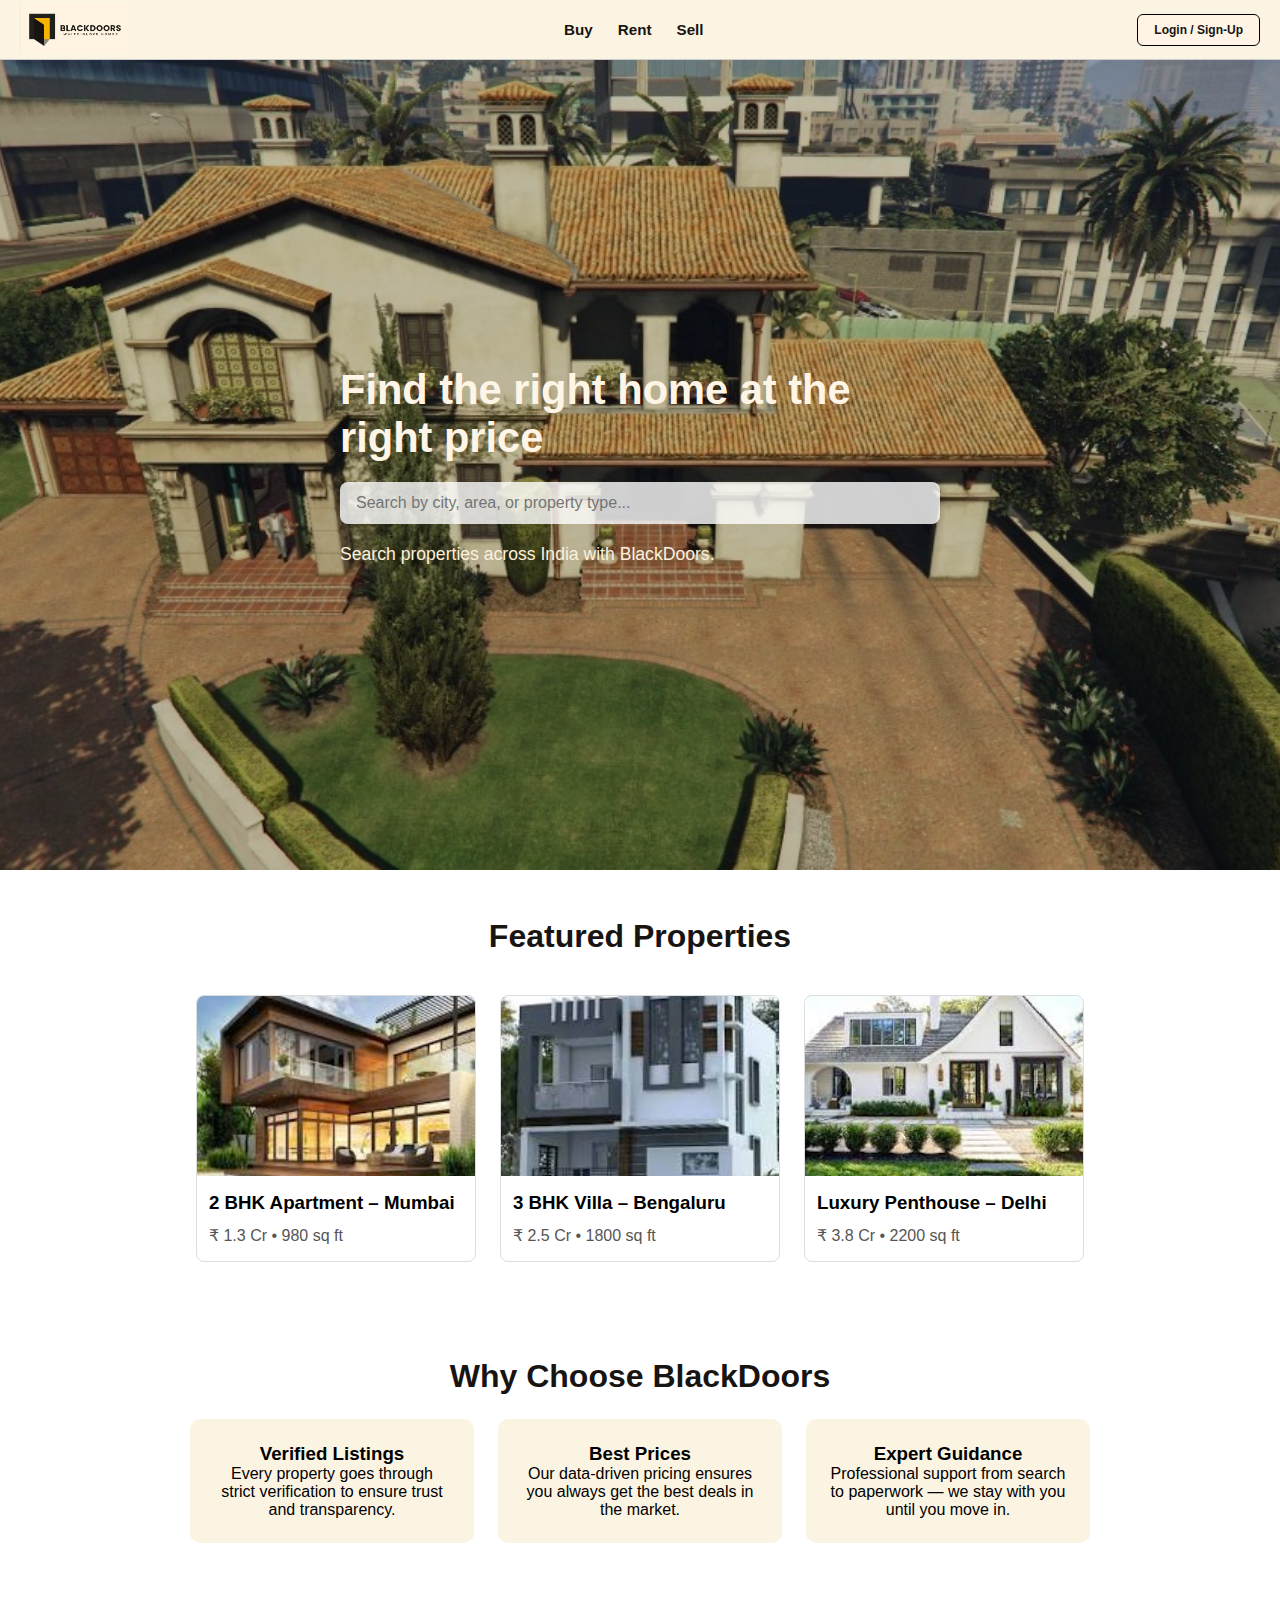
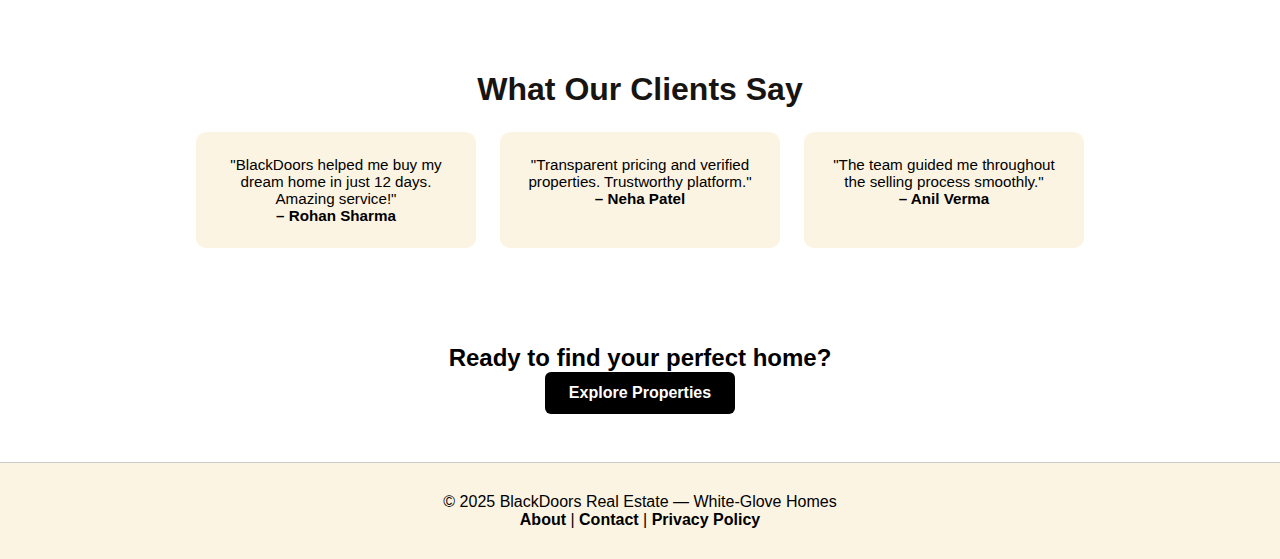
<file: index.html>
<!DOCTYPE html>
<html lang="en">
<head>
    <meta charset="UTF-8">
    <meta name="viewport" content="width=device-width, initial-scale=1.0">
    <title>BlackDoors Real Estate</title>
    <link rel="stylesheet" href="indexcss.css">
</head>

<body>

    <header>
        <div id="navbar">
            <a href="/about_us.html">
                <img src="LOGO.png" alt="BlackDoors" id="logoimg">
            </a>

            <nav id="navlinks">
                <a class="navitem" href="buy.html">Buy</a>
                <a class="navitem" href="rent.html">Rent</a>
                <a class="navitem" href="sell.html">Sell</a>
            </nav>

            <a id="loginbutton" href="login.html">Login / Sign-Up</a>
        </div>
    </header>

    <section id="hero">
        <div class="hero-content">
            <h2>Find the right home at the right price</h2>
            <input id="searchbar" type="text" placeholder="Search by city, area, or property type...">
            <p>Search properties across India with BlackDoors.</p>
        </div>
    </section>

    <section id="featured">
        <h2 class="section-title">Featured Properties</h2>
        <div class="cards-container">
            <div class="card">
                <img src="house1.jpg">
                <h3>2 BHK Apartment – Mumbai</h3>
                <p>₹ 1.3 Cr • 980 sq ft</p>
            </div>

            <div class="card">
                <img src="house2.jpg">
                <h3>3 BHK Villa – Bengaluru</h3>
                <p>₹ 2.5 Cr • 1800 sq ft</p>
            </div>

            <div class="card">
                <img src="house3.jpg">
                <h3>Luxury Penthouse – Delhi</h3>
                <p>₹ 3.8 Cr • 2200 sq ft</p>
            </div>
        </div>
    </section>

    <section id="why">
        <h2 class="section-title">Why Choose BlackDoors</h2>
        <div class="why-grid">
            <div class="why-item">
                <h3>Verified Listings</h3>
                <p>Every property goes through strict verification to ensure trust and transparency.</p>
            </div>

            <div class="why-item">
                <h3>Best Prices</h3>
                <p>Our data-driven pricing ensures you always get the best deals in the market.</p>
            </div>

            <div class="why-item">
                <h3>Expert Guidance</h3>
                <p>Professional support from search to paperwork — we stay with you until you move in.</p>
            </div>
        </div>
    </section>

    <section id="testimonials">
        <h2 class="section-title">What Our Clients Say</h2>
        <div class="testimonial-container">
            <div class="testimonial">
                <p>"BlackDoors helped me buy my dream home in just 12 days. Amazing service!"</p>
                <h4>– Rohan Sharma</h4>
            </div>

            <div class="testimonial">
                <p>"Transparent pricing and verified properties. Trustworthy platform."</p>
                <h4>– Neha Patel</h4>
            </div>

            <div class="testimonial">
                <p>"The team guided me throughout the selling process smoothly."</p>
                <h4>– Anil Verma</h4>
            </div>
        </div>
    </section>

    <section id="cta">
        <h2>Ready to find your perfect home?</h2>
        <a href="buy.html" id="cta-btn">Explore Properties</a>
    </section>

    <footer id="footer">
        <p>© 2025 BlackDoors Real Estate — White-Glove Homes</p>
        <p>
            <a href="about_us.html">About</a> |
            <a href="#">Contact</a> |
            <a href="#">Privacy Policy</a>
        </p>
    </footer>
    

</body>
</html>
</file>
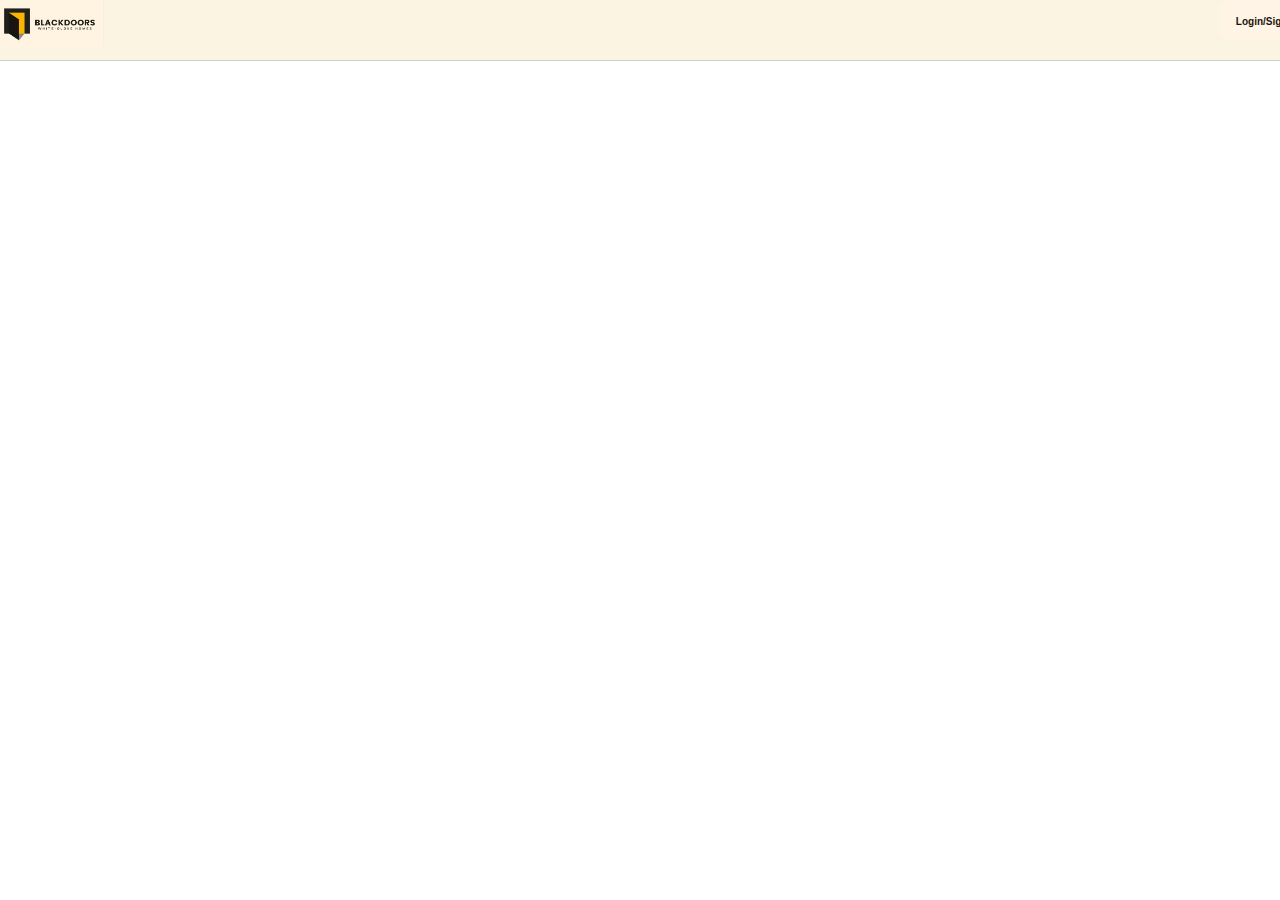
<file: copy/index.html>
<!DOCTYPE html>
<html lang="en">
<head>
    <meta charset="UTF-8">
    <meta name="viewport" content="width=device-width, initial-scale=1.0">
    <title>Document</title>
    <link rel="stylesheet" href="indexcss.css">
</head>
<body>
    <header >
    <div id="navbar">
        <a href="/about_us.html"><img src="/LOGO.png" alt="BlackDoors" style="height: 45px;" id="logoimg"></a>
        <button id="loginbutton"><a id="loginlink" href="/login.html">Login/Sign-Up</a></button>
        
    </div>
    </header>
</body>
</html>
</file>
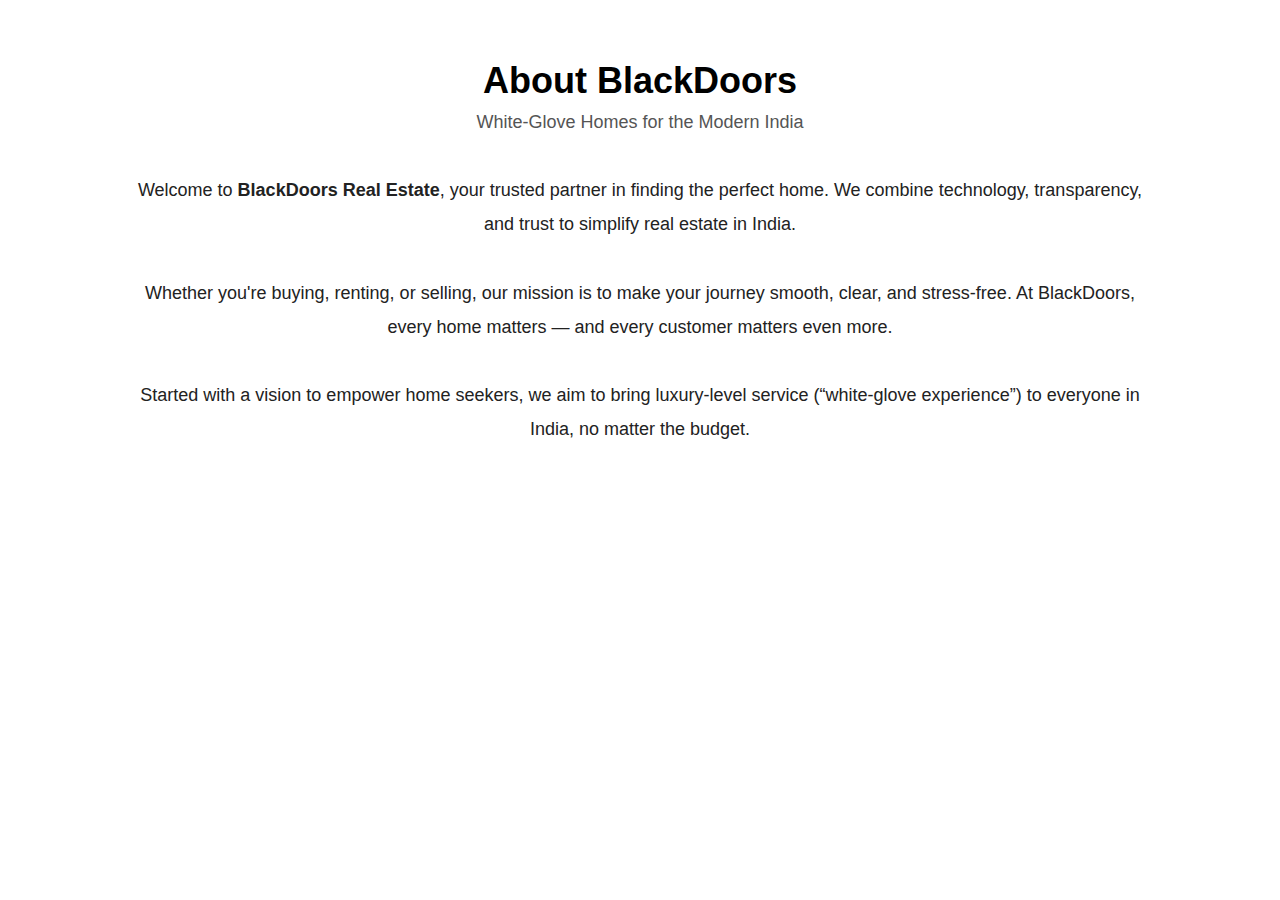
<file: about_us.html>
<!DOCTYPE html>
<html lang="en">
<head>
    <meta charset="UTF-8">
    <meta name="viewport" content="width=device-width, initial-scale=1.0">
    <title>About Us – BlackDoors</title>
    <link rel="stylesheet" href="aboutus.css">
</head>
<body>

    <div id="about-section">
        <h1>About BlackDoors</h1>
        <p class="tagline">White-Glove Homes for the Modern India</p>

        <div id="about-content">
            <p>
                Welcome to <strong>BlackDoors Real Estate</strong>, your trusted partner in finding the perfect home.
                We combine technology, transparency, and trust to simplify real estate in India.
            </p><br>

            <p>
                Whether you're buying, renting, or selling, our mission is to make your journey smooth, clear, and stress-free.
                At BlackDoors, every home matters — and every customer matters even more.
            </p><br>

            <p>
                Started with a vision to empower home seekers, we aim to bring luxury-level service (“white-glove experience”) 
                to everyone in India, no matter the budget.
            </p>
        </div>
    </divn>
</body>
</html>
</file>
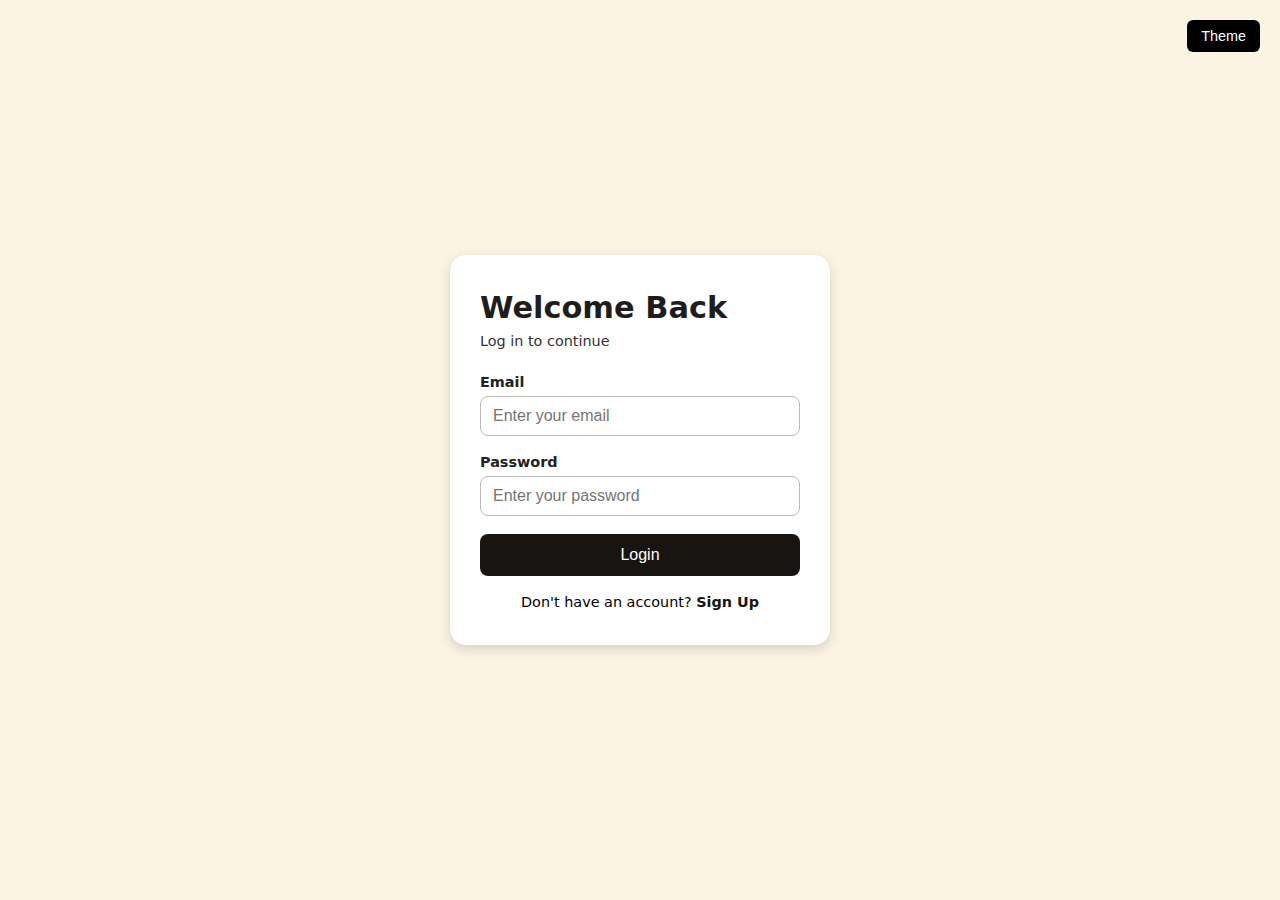
<file: login.html>
<!DOCTYPE html>
<html lang="en">
<head>
    <meta charset="UTF-8">
    <meta name="viewport" content="width=device-width, initial-scale=1.0">
    <title>BlackDoors Login</title>
    <link rel="stylesheet" href="logincss.css">
</head>
<body>
    <button id="darkmodebtn" onclick="toggleTheme()">Theme</button>


    <div class="container">

        <div class="login-box">
            <h2>Welcome Back</h2>
            <p class="subtitle">Log in to continue</p>

            <form action="#">

                <label>Email</label>
                <input type="email" placeholder="Enter your email" required>

                <label>Password</label>
                <input type="password" placeholder="Enter your password" required>

                <button type="submit" id="loginbtn">Login</button>

                <p class="signup-text">
                    Don't have an account? 
                    <a href="#" class="signup-link">Sign Up</a>
                </p>

            </form>
        </div>

    </div>

<script>
function toggleTheme() {
    if (document.body.className === "dark") {
        document.body.className = "";
    } else {
        document.body.className = "dark";
    }
}
</script>



</body>
</html>
</file>
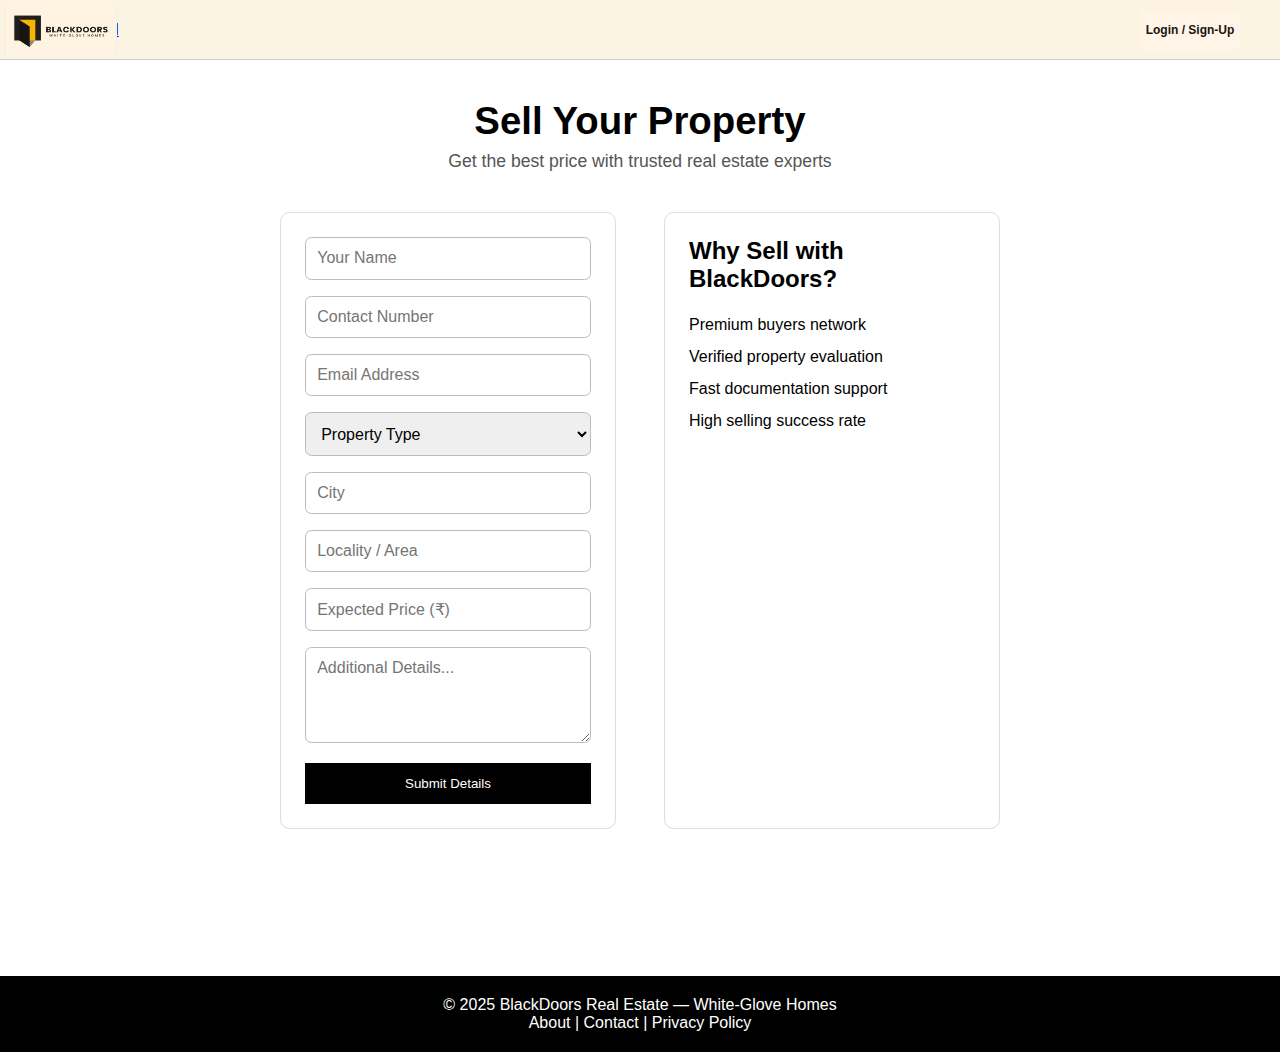
<file: sell.html>
<!DOCTYPE html>
<html lang="en">
<head>
    <meta charset="UTF-8">
    <meta name="viewport" content="width=device-width, initial-scale=1.0">
    <title>Sell Properties - BlackDoors</title>
    <link rel="stylesheet" href="sell.css">
</head>
<body>
    <header>
        <div id="navbar">
            <a href="index.html">
                <img src="LOGO.png" id="logoimg" alt="BlackDoors">
            </a>

            <nav id="navlinks">
                <a class="navitem" href="buy.html">Buy</a>
                <a class="navitem" href="rent.html">Rent</a>
                <a class="navitem" href="sell.html" style="font-weight:bold;">Sell</a>
            </nav>

            <button id="loginbutton">
                <a id="loginlink" href="login.html">Login / Sign-Up</a>
            </button>
        </div>
    </header>

    <div id="sell-section">
        <h1>Sell Your Property</h1>
        <p class="subtitle">Get the best price with trusted real estate experts</p>

        <div id="sell-form-container">
            <form id="sell-form">
                <input type="text" placeholder="Your Name" required>
                <input type="tel" placeholder="Contact Number" required>
                <input type="email" placeholder="Email Address" required>
                
                <select required>
                    <option value="" disabled selected>Property Type</option>
                    <option>Flat / Apartment</option>
                    <option>Villa</option>
                    <option>Plot / Land</option>
                    <option>Commercial Space</option>
                </select>

                <input type="text" placeholder="City" required>
                <input type="text" placeholder="Locality / Area" required>
                <input type="number" placeholder="Expected Price (₹)" required>

                <textarea placeholder="Additional Details..." rows="4"></textarea>

                <button id="submitbtn">Submit Details</button>
            </form>

            <div id="sell-info">
                <h2>Why Sell with BlackDoors?</h2>
                <ul>
                    <li>Premium buyers network</li>
                    <li>Verified property evaluation</li>
                    <li>Fast documentation support</li>
                    <li>High selling success rate</li>
                </ul>
            </div>
        </div>
    </div>

    <footer id="footer">
        <p>© 2025 BlackDoors Real Estate — White-Glove Homes</p>
        <p>
            <a href="about_us.html">About</a> |
            <a href="#">Contact</a> |
            <a href="#">Privacy Policy</a>
        </p>
    </footer>
</body>
</html>
</file>
<file: indexcss.css>
*{
    padding: 0;
    margin: 0;
    box-sizing: border-box;
    font-family: Arial, sans-serif;
}

#navbar {
    position: fixed;
    top: 0;
    left: 0;
    height: 60px;
    width: 100%;
    background-color: rgb(252, 244, 227);
    border-bottom: 1px solid #ccc;
    display: flex;
    align-items: center;
    justify-content: space-between;
    padding: 0 20px;
    z-index: 10;
}

#logoimg {
    height: 50px;
    transition: transform 0.3s ease;
}

#logoimg:hover {
    transform: scale(1.08);
}

#navlinks {
    display: flex;
    gap: 25px;
}

.navitem {
    text-decoration: none;
    font-weight: bold;
    color: rgb(23,20,18);
    font-size: .95rem;
    transition: .3s ease;
}

.navitem:hover {
    transform: scale(1.12);
    color: rgb(255, 60, 50);
}

#loginbutton {
    padding: .5rem 1rem;
    background-color: rgb(264, 244, 229);
    color: rgb(23,20,18);
    border: 1.5px solid black;
    border-radius: 6px;
    text-decoration: none;
    font-weight: bold;
    font-size: .75rem;
    transition: .3s ease;
}

#loginbutton:hover {
    transform: scale(1.08);
    background-color: rgb(109,78,53);
    color: rgb(255,245, 230);
}

#hero {
    margin-top: 60px;
    height: 90vh;
    background: linear-gradient(rgba(0,0,0,.25),rgba(0,0,0,.25)), url('heroimg.jpg') center/cover no-repeat;
    display: flex;
    justify-content: center;
    align-items: center;
    text-align: left;
    padding: 1.25rem;
}

.hero-content {
    max-width: 600px;
    width: 90%;
}

.hero-content h2 {
    color: rgb(255,245,230);
    font-size: 2.6rem;
    margin-bottom: 1.25rem;
}

#searchbar {
    width: 100%;
    padding: .75rem 1rem;
    font-size: 1rem;
    border-radius: 8px;
    border: none;
    background-color: rgba(255,255,255,.8);
    margin-bottom: 1.25rem;
    transition: .3s ease;
}

#searchbar:focus {
    background-color: white;
    box-shadow: 0 0 6px rgba(0,0,0,.4);
}

.hero-content p {
    color: rgb(252,240,220);
    font-size: 1.1rem;
}

.section-title {
    font-size: 2rem;
    text-align: center;
    margin: 3rem 0 1.5rem;
    color: rgb(23,20,18);
}

.cards-container {
    display: flex;
    justify-content: center;
    gap: 1.5rem;
    flex-wrap: wrap;
    padding: 1rem;
}

.card {
    width: 280px;
    background: white;
    border: 1px solid #ddd;
    border-radius: 8px;
    overflow: hidden;
    transition: .3s ease;
}

.card img {
    width: 100%;
    height: 180px;
    object-fit: cover;
}

.card h3 {
    padding: .75rem;
}

.card p {
    padding: 0 .75rem 1rem;
    color: #555;
}

.card:hover {
    transform: scale(1.05);
    box-shadow: 0 4px 20px rgba(0,0,0,.15);
}

#why {
    padding: 2rem 1rem;
}

.why-grid {
    display: grid;
    grid-template-columns: repeat(auto-fit, minmax(260px, 1fr));
    gap: 1.5rem;
    max-width: 900px;
    margin: auto;
}

.why-item {
    background: rgb(252, 244, 227);
    padding: 1.5rem;
    border-radius: 10px;
    text-align: center;
}

#testimonials {
    padding: 3rem 1rem;
}

.testimonial-container {
    display: flex;
    justify-content: center;
    flex-wrap: wrap;
    gap: 1.5rem;
}

.testimonial {
    width: 280px;
    background: rgb(252, 244, 227);
    padding: 1.5rem;
    border-radius: 10px;
    text-align: center;
    font-size: .95rem;
}

#cta {
    text-align: center;
    padding: 3rem 1rem;
}

#cta-btn {
    display: inline-block;
    padding: .75rem 1.5rem;
    background: black;
    color: white;
    border-radius: 6px;
    text-decoration: none;
    font-weight: bold;
    transition: .3s ease;
}

#cta-btn:hover {
    transform: scale(1.08);
    opacity: .85;
}

#footer {
    background-color: rgb(252, 244, 227);
    padding: 30px;
    text-align: center;
    border-top: 1px solid #ccc;
}

#footer a {
    text-decoration: none;
    color: black;
    font-weight: bold;
}

#footer a:hover {
    text-decoration: underline;
}
</file>
<file: copy/indexcss.css>
#navbar{
    position: fixed;
    top: 0;
    left: 0;
    border-bottom: 1px solid #ccc;
    height: 60px;
    width: 100%;
    background-color: rgb(252, 244, 227);
    align-items: center;
    display: flex;
    padding: 0 20px;
}
#navbar > a{
    position: absolute;
    top:0px;
    left: 0px;
    text-decoration: none;
}
#logoimg{
    transition: transform 0.3s ease;
}
#navbar > button{
    position: absolute;
    right: 0;
    top: 0px;
    /* margin: 5px 5px 5px; */
    height: 40px;
    width: 100px;
    color: rgb(23,20,18);
    background-color: rgb(264, 244, 229);
    border-radius: 10%;
    border: 0px;
    cursor: pointer;
    transition: transform 0.3s ease;
    /* padding: 15px 30px; */
    transition: background-color 0.5s ease;
}
#loginlink:link{
    color: rgb(23,20,18);
}
#loginlink{
    font-weight: bold;
    font-size:x-small;
    text-decoration: none;
}
#loginbutton:hover{
    transform:scale(1.1);
    background-color: rgb(241,224,209);
}
#logoimg:hover{
    transform: scale(1.1);
}
</file>
<file: aboutus.css>
* {
    margin: 0;
    padding: 0;
   
    font-family: Arial, Helvetica, sans-serif;
}
#about-section {
    padding: 60px 10%;
    text-align: center;
}

#about-section h1 {
    font-size: 36px;
    margin-bottom: 10px;
}

.tagline {
    font-size: 18px;
    color: #555;
    margin-bottom: 40px;
}

#about-content {
    margin: auto;
    line-height: 1.9;
    font-size: 18px;
    color: #222;
}
</file>
<file: logincss.css>
*{
    margin: 0;
    padding: 0;
    box-sizing: border-box;
}

body {
    font-family: system-ui, Arial, sans-serif;
    background-color: rgb(252, 244, 227);  /* same cream as your site */
    display: flex;
    justify-content: center;
    align-items: center;
    height: 100vh;
}
.container {
    width: 100%;
    display: flex;
    justify-content: center;
}

.login-box {
    background: white;
    width: 90%;
    max-width: 380px;
    padding: 35px 30px;
    border-radius: 16px;
    box-shadow: 0 4px 12px rgba(0,0,0,0.15);
    text-align: left;
}

.login-box h2 {
    font-size: 1.9rem;
    margin-bottom: 8px;
    color: #1d1d1d;
}

.subtitle {
    font-size: 0.9rem;
    color: #333;
    margin-bottom: 25px;
}
label {
    display: block;
    font-size: 0.9rem;
    margin-bottom: 6px;
    font-weight: 600;
    color: #222;
}

input {
    width: 100%;
    padding: 10px 12px;
    margin-bottom: 18px;
    border: 1px solid #bbb;
    border-radius: 8px;
    font-size: 1rem;
    transition: 0.25s ease;
}

input:focus {
    border-color: black;
    box-shadow: 0 0 5px rgba(0,0,0,0.25);
    outline: none;
}
#loginbtn {
    width: 100%;
    padding: 12px;
    font-size: 1rem;
    background-color: rgb(23, 20, 18);
    color: white;
    border: none;
    border-radius: 8px;
    cursor: pointer;
    transition: 0.25s ease;
}

#loginbutton:hover {
    transform: scale(1.08);
    background-color: rgb(109,78,53);
    color: rgb(255,245, 230);
}
.signup-text {
    text-align: center;
    margin-top: 18px;
    font-size: 0.9rem;
}

.signup-link {
    text-decoration: none;
    font-weight: bold;
    color: rgb(23, 20, 18);
}

.signup-link:hover {
    text-decoration: underline;
}

#darkmodebtn {
    position: absolute;
    top: 20px;
    right: 20px;
    padding: 8px 14px;
    font-size: 0.9rem;
    border: none;
    background: black;
    color: white;
    border-radius: 6px;
    cursor: pointer;
    transition: 0.3s;
}

#toggleDark:hover {
    opacity: 0.8;
}

body.dark {
    background-color: #1c1c1c;
}

body.dark .login-box {
    background-color: #2a2a2a;
    color: white;
}

body.dark input {
    background: #444;
    color: white;
    border: 1px solid #777;
}

body.dark input::placeholder {
    color: #ccc;
}

body.dark label,
body.dark .subtitle,
body.dark .signup-text,body.dark .login-box h2 {
    color: #ddd;
}

body.dark .signup-link {
    color: white;
}

body.dark #loginbtn {
    background-color: #e6e6e6;
    color: black;
}
</file>
<file: sell.css>
* {
    margin: 0;
    padding: 0;
    box-sizing: border-box;
    font-family: Arial, sans-serif;
}

#navbar {
    position: fixed;
    top: 0;
    left: 0;
    height: 3.75rem;
    width: 100%;
    border-bottom: 1px solid #ccc;
    background-color: rgb(252, 244, 227);
    display: flex;
    align-items: center;
    padding: 0 1.25rem;
    z-index: 1000;
}

#navbar > a {
    position: absolute;
    top: 0.3rem;
    left: 0.3rem;
    text-decoration: none;
}

#logoimg {
    height: 3.1rem;
    width: 7rem;
    transition: transform 0.3s ease;
}

#logoimg:hover {
    transform: scale(1.1);
}

#navbar > button {
    position: absolute;
    right: 2.5rem;
    height: 2.5rem;
    width: 6.25rem;
    background-color: rgb(264, 244, 229);
    border-radius: 8%;
    border: none;
    cursor: pointer;
    transition: transform 0.3s ease, background-color 0.4s ease;
}

#loginlink {
    font-weight: bold;
    font-size: 0.75rem;
    color: rgb(23,20,18);
    text-decoration: none;
}

#loginbutton:hover {
    transform: scale(1.1);
    background-color: rgb(241,224,209);
}

#sell-section {
    padding: 6.2rem 10%;
    text-align: center;
}

#sell-section h1 {
    font-size: 2.4rem;
    margin-bottom: 0.5rem;
}

.subtitle {
    font-size: 1.1rem;
    color: #555;
    margin-bottom: 2.5rem;
}

#sell-form-container {
    display: flex;
    justify-content: center;
    gap: 3rem;
    flex-wrap: wrap;
    animation: fadeUp 0.8s ease;
}

#sell-form {
    width: 21rem;
    padding: 1.5rem;
    border: 1px solid #ddd;
    border-radius: 0.6rem;
    background: white;
    animation: fadeUp 0.8s ease;
}

#sell-form input,
#sell-form select,
#sell-form textarea {
    width: 100%;
    padding: 0.7rem;
    margin-bottom: 1rem;
    border: 1px solid #bbb;
    border-radius: 0.4rem;
    font-size: 1rem;
}

#submitbtn {
    width: 100%;
    padding: 0.8rem;
    border: none;
    background: black;
    color: white;
    cursor: pointer;
    transition: opacity 0.3s;
}

#submitbtn:hover {
    opacity: 0.8;
}

#sell-info {
    width: 21rem;
    padding: 1.5rem;
    text-align: left;
    border: 1px solid #ddd;
    border-radius: 0.6rem;
    background: white;
    animation: fadeUp 0.8s ease;
}

#sell-info h2 {
    margin-bottom: 1rem;
}

#sell-info ul {
    list-style: none;
    line-height: 2rem;
}

#sell-info li {
    font-size: 1rem;
}

#footer {
    background: black;
    color: white;
    text-align: center;
    padding: 1.25rem;
    margin-top: 3rem;
}

#footer a {
    color: white;
    text-decoration: none;
}

#footer a:hover {
    text-decoration: underline;
}

@keyframes fadeUp {
    0% { opacity: 0; transform: translateY(1rem); }
    100% { opacity: 1; transform: translateY(0); }
}

@media (max-width: 768px) {
    #sell-section {
        padding: 5.5rem 5%;
    }

    #sell-form-container {
        flex-direction: column;
        align-items: center;
    }

    #sell-form, #sell-info {
        width: 90%;
    }
}
</file>
